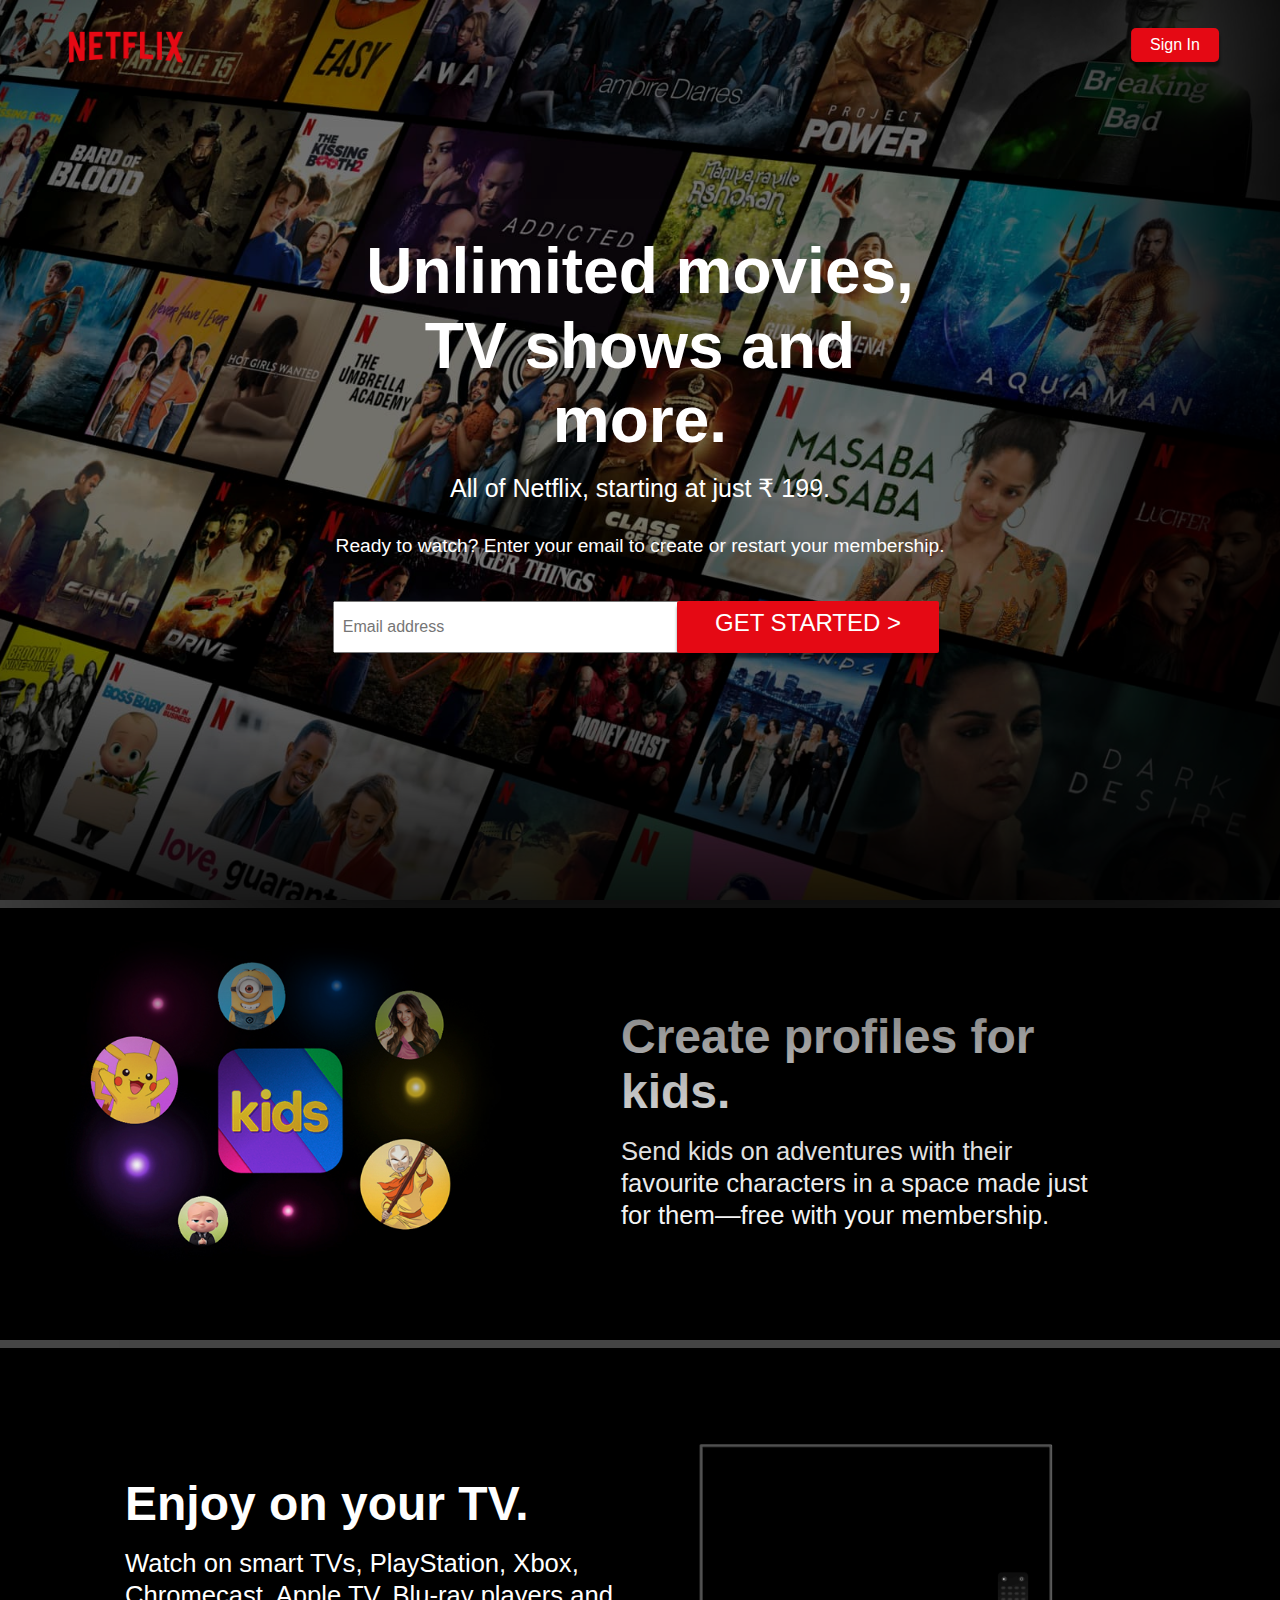
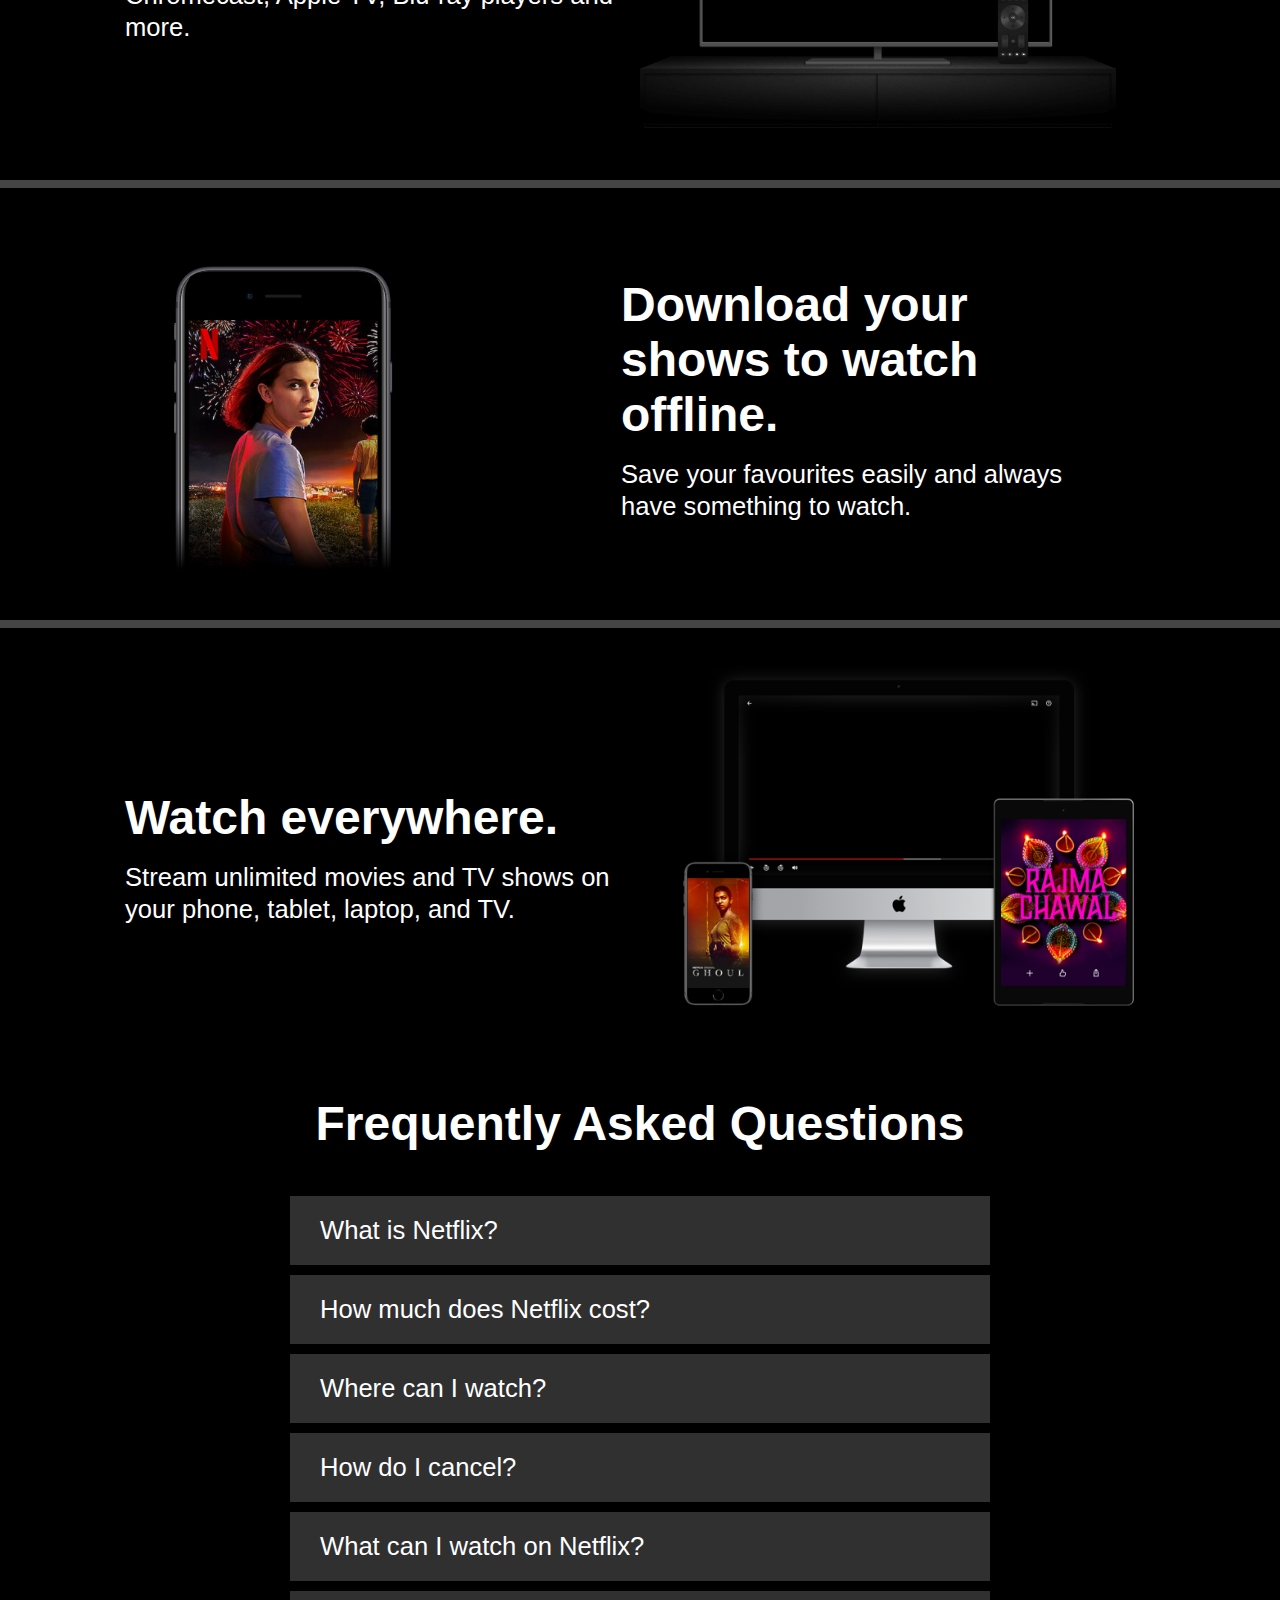
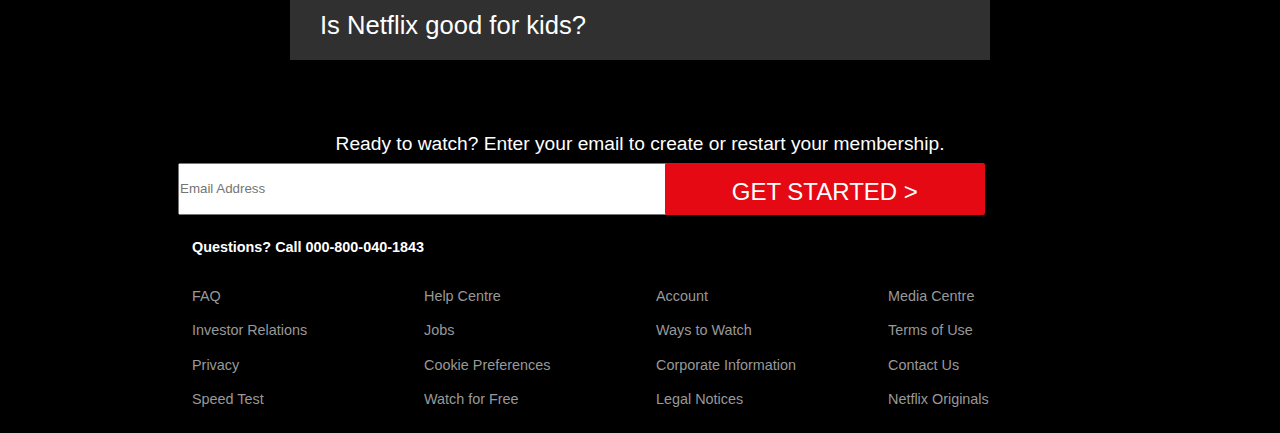
<file: index.html>
<!DOCTYPE html>
<html lang="en">
<head>
    <meta charset="UTF-8">
    <meta http-equiv="X-UA-Compatible" content="IE=edge">
    <meta name="viewport" content="width=device-width, initial-scale=1.0">
    <title>Netflix</title>
    <link rel="stylesheet" href="netflix.css">
</head>
<body>
    <header class="showcase">
        <div class="showcase-top">
            <img src="images/netflix-logo.png" alt="Netflix Logo">
            <a href="#" class="btn btn-rounded">Sign In</a>
        </div>
        <div class="showcase-content">
            <h1>Unlimited movies, TV shows and more.</h1>
            <h3>All of Netflix, starting at just ₹ 199.</h3>
            <p>Ready to watch? Enter your email to create or restart your membership.</p>
            <input type="email" name="email" id="mail" placeholder="Email address">
            <a href="#" class="btn btn-lg">GET STARTED ></a>
        </div>
    </header>
    <section class="style-cards">
        <div class="card-0">
            <img src="images/2.jpg" alt="Netflix Mobile">
            <div class="desc-0">
                <h1>Create profiles for kids.</h1>
                <h3>Send kids on adventures with their favourite characters in a space made just for them—free with your membership.</h3>
            </div>
        </div>
        <div class="card-1">
            <div class="desc-1">
                <h1>Enjoy on your TV.</h1>
                <h3>Watch on smart TVs, PlayStation, Xbox, Chromecast, Apple TV, Blu-ray players and more.</h3>
            </div>
            <img src="images/tv.png" alt="Netflix TV">

        </div>
        <div class="card-2">
            <img src="images/3.jpg" alt="Netflix Mobile">
            <div class="desc-2">
                <h1>Download your shows to watch offline.</h1>
                <h3>Save your favourites easily and always have something to watch.</h3>
            </div>
        </div>
        <div class="card-3">
            <div class="desc-3">
                <h1>Watch everywhere.</h1>
                <h3>Stream unlimited movies and TV shows on your phone, tablet, laptop, and TV.</h3>
            </div>
            <img src="images/4.png" alt="Device-Pile-In">
            
        </div>
    </section>

    <section class="lastsec">
        <div class="faq">
            <h1>Frequently Asked Questions</h1>
            <ul class="questions">
                <li>What is Netflix?</li>
                <li>How much does Netflix cost?</li>
                <li>Where can I watch?</li>
                <li>How do I cancel?</li>
                <li>What can I watch on Netflix?</li>
                <li>Is Netflix good for kids?</li>
            </ul>
            <p>Ready to watch? Enter your email to create or restart your membership.</p>
            <div class="input">
                <input type="email" name="email" placeholder="Email Address">
                <a href="#" class="btn-rounded"><button>GET STARTED ></button></a>
            </div>
        </div>
    </section>
    <footer class="footer">
        <p>Questions? Call 000-800-040-1843</p>
        <div class="footer-cols">
            <ul>
                <li><a href="#">FAQ</a></li>
                <li><a href="#">Investor Relations</a></li>
                <li><a href="#">Privacy</a></li>
                <li><a href="#">Speed Test</a></li>
            </ul>
            <ul>
                <li><a href="#">Help Centre</a></li>
                <li><a href="#">Jobs</a></li>
                <li><a href="#">Cookie Preferences</a></li>
                <li><a href="#">Watch for Free</a></li>
            </ul>
            <ul>
                <li><a href="#">Account</a></li>
                <li><a href="#">Ways to Watch</a></li>
                <li><a href="#">Corporate Information</a></li>
                <li><a href="#">Legal Notices</a></li>
            </ul>
            <ul>
                <li><a href="#">Media Centre</a></li>
                <li><a href="#">Terms of Use</a></li>
                <li><a href="#">Contact Us</a></li>
                <li><a href="#">Netflix Originals</a></li>
            </ul>
        </div>
    </footer>

    
</body>
</html>
</file>
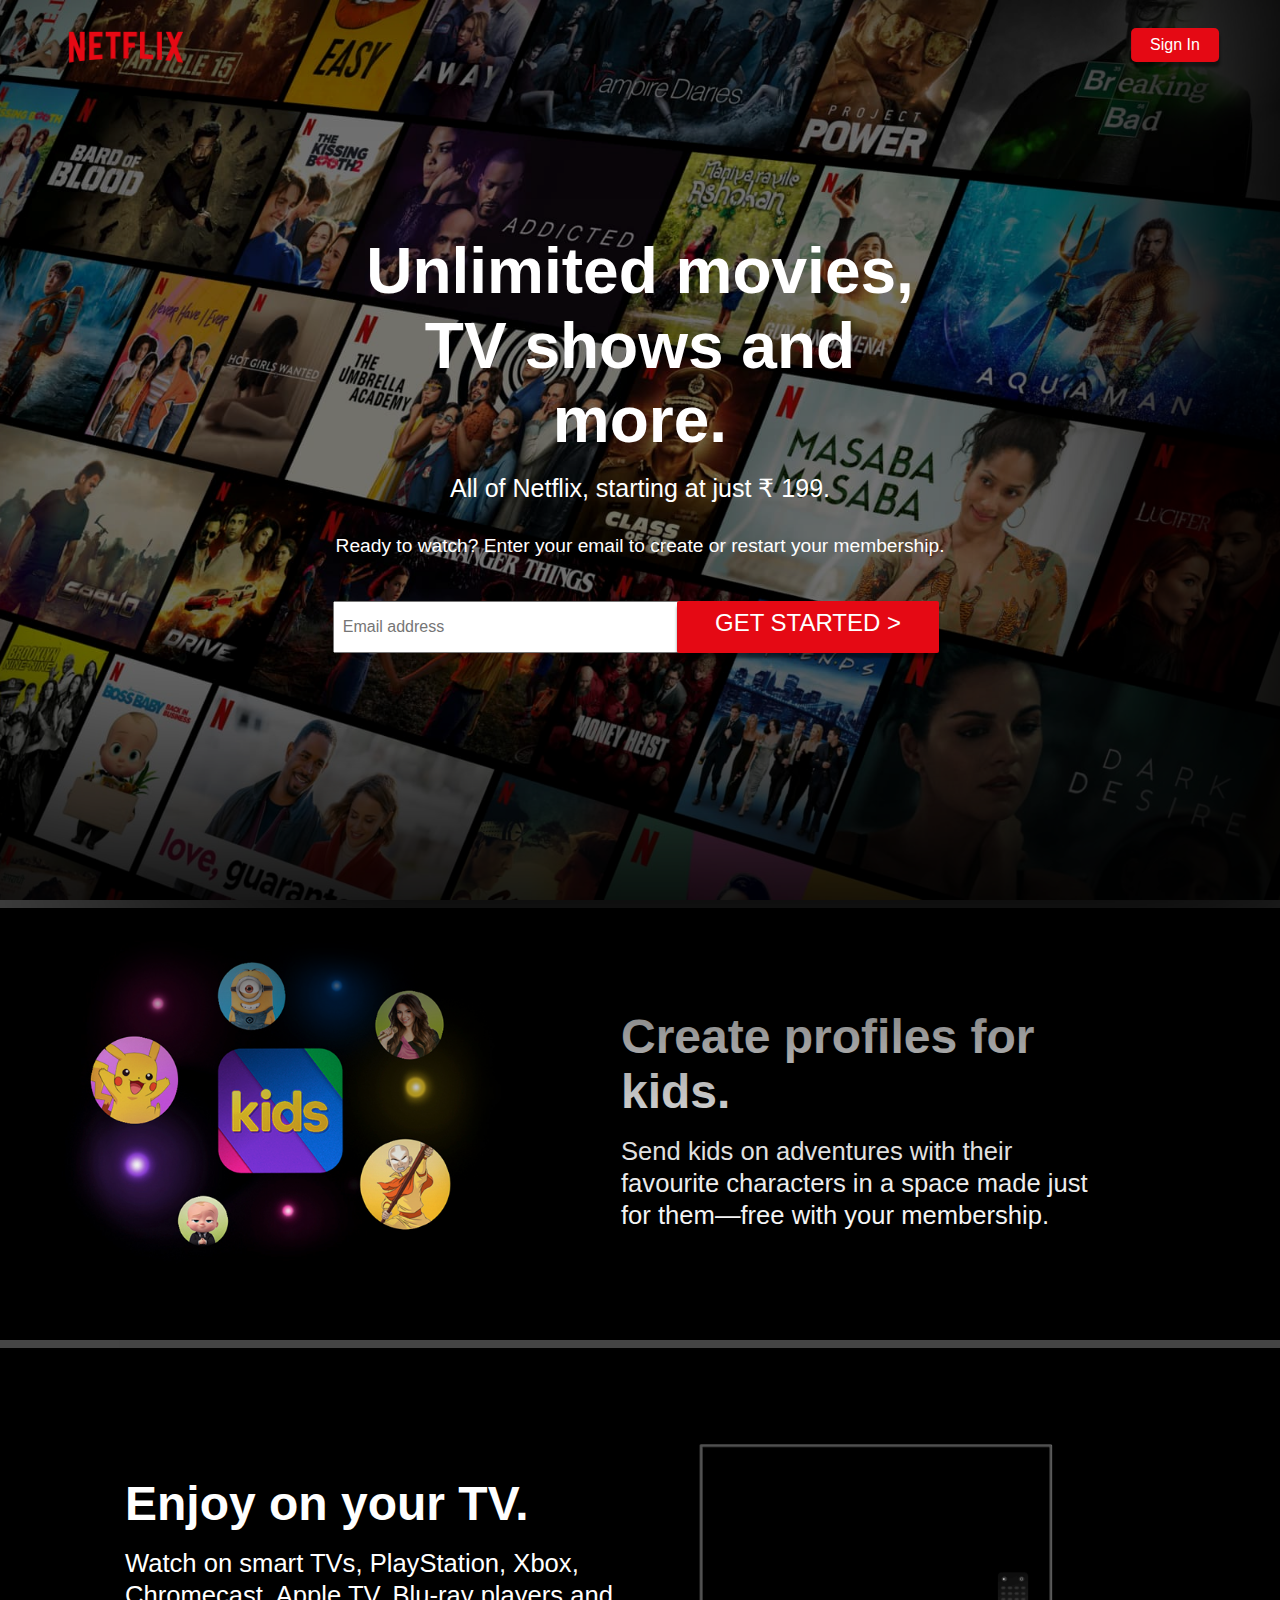
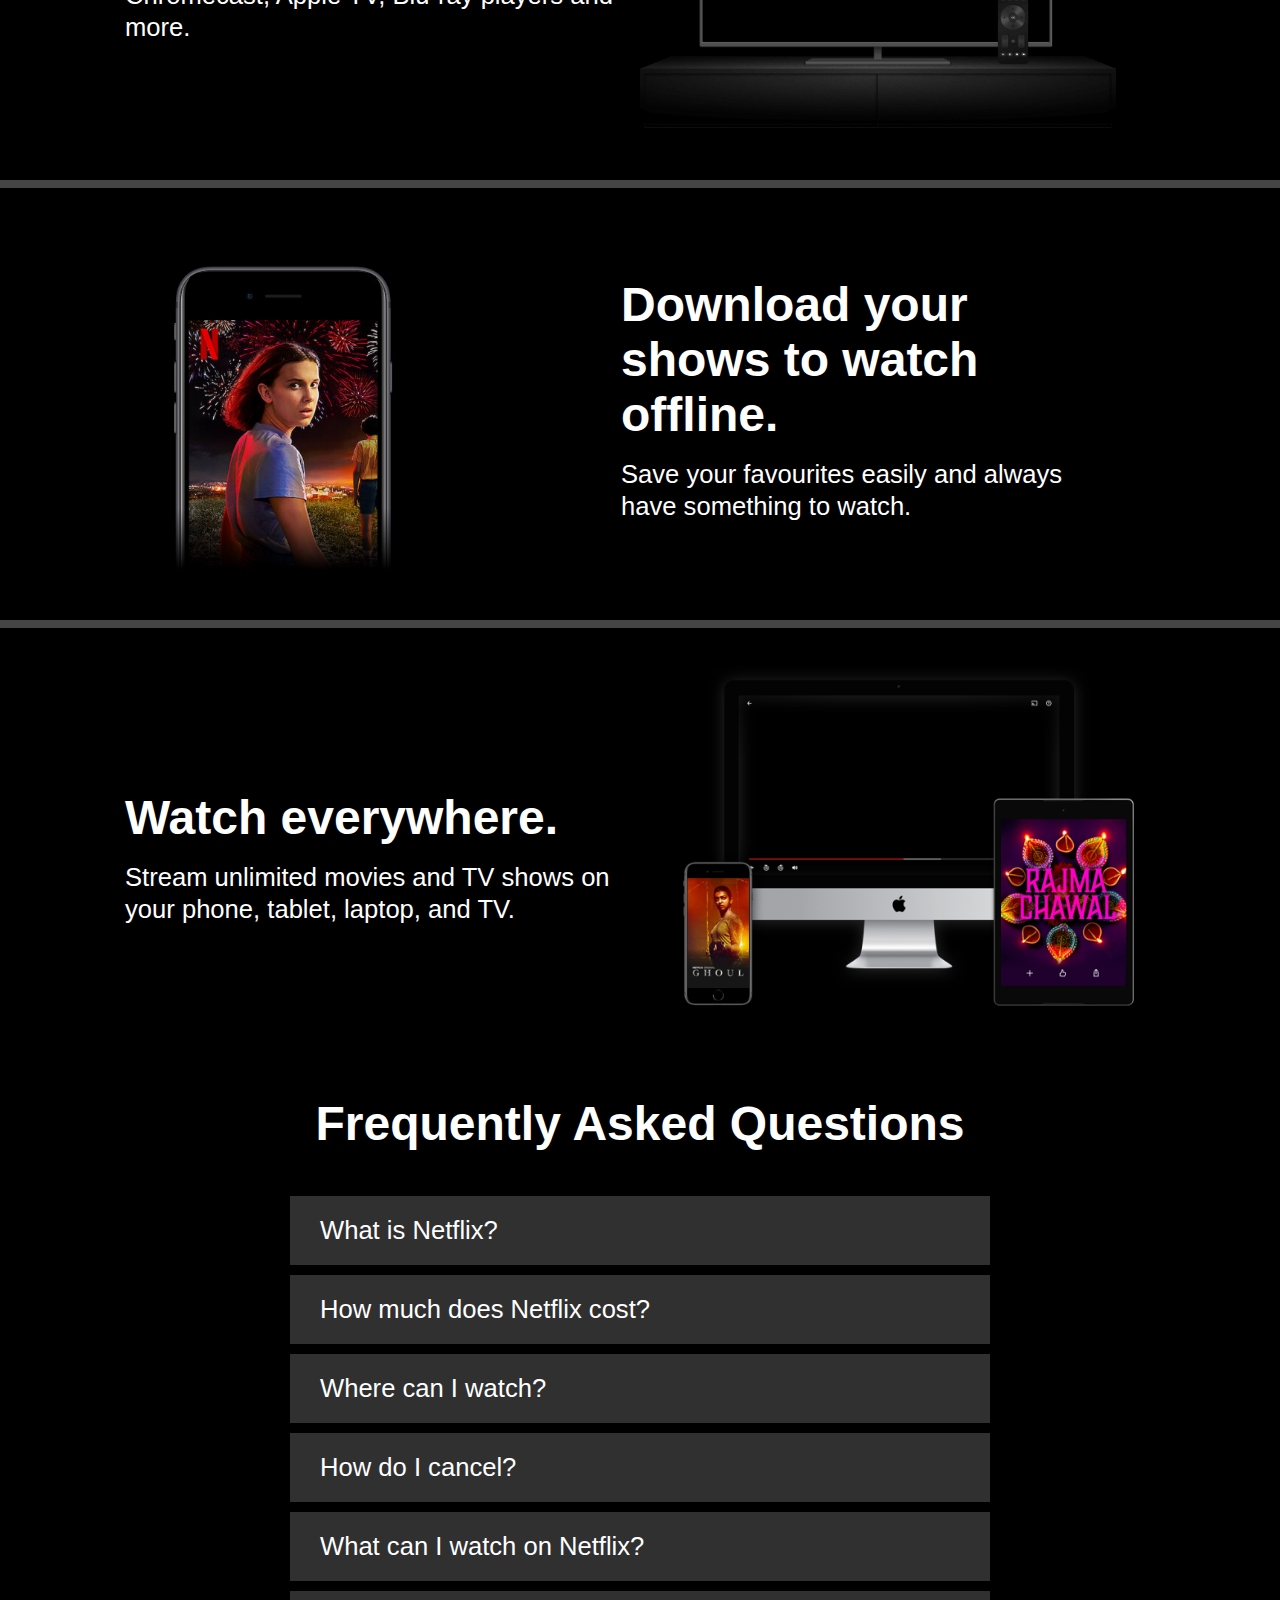
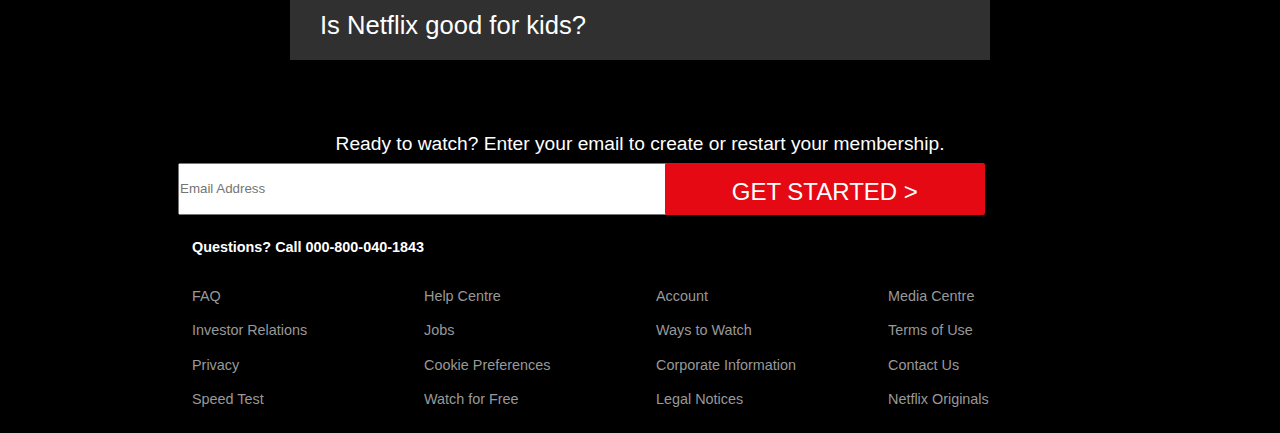
<file: netflix.html>
<!DOCTYPE html>
<html lang="en">
<head>
    <meta charset="UTF-8">
    <meta http-equiv="X-UA-Compatible" content="IE=edge">
    <meta name="viewport" content="width=device-width, initial-scale=1.0">
    <title>Netflix</title>
    <link rel="stylesheet" href="netflix.css">
</head>
<body>
    <header class="showcase">
        <div class="showcase-top">
            <img src="images/netflix-logo.png" alt="Netflix Logo">
            <a href="#" class="btn btn-rounded">Sign In</a>
        </div>
        <div class="showcase-content">
            <h1>Unlimited movies, TV shows and more.</h1>
            <h3>All of Netflix, starting at just ₹ 199.</h3>
            <p>Ready to watch? Enter your email to create or restart your membership.</p>
            <input type="email" name="email" id="mail" placeholder="Email address">
            <a href="#" class="btn btn-lg">GET STARTED ></a>
        </div>
    </header>
    <section class="style-cards">
        <div class="card-0">
            <img src="images/2.jpg" alt="Netflix Mobile">
            <div class="desc-0">
                <h1>Create profiles for kids.</h1>
                <h3>Send kids on adventures with their favourite characters in a space made just for them—free with your membership.</h3>
            </div>
        </div>
        <div class="card-1">
            <div class="desc-1">
                <h1>Enjoy on your TV.</h1>
                <h3>Watch on smart TVs, PlayStation, Xbox, Chromecast, Apple TV, Blu-ray players and more.</h3>
            </div>
            <img src="images/tv.png" alt="Netflix TV">

        </div>
        <div class="card-2">
            <img src="images/3.jpg" alt="Netflix Mobile">
            <div class="desc-2">
                <h1>Download your shows to watch offline.</h1>
                <h3>Save your favourites easily and always have something to watch.</h3>
            </div>
        </div>
        <div class="card-3">
            <div class="desc-3">
                <h1>Watch everywhere.</h1>
                <h3>Stream unlimited movies and TV shows on your phone, tablet, laptop, and TV.</h3>
            </div>
            <img src="images/4.png" alt="Device-Pile-In">
            
        </div>
    </section>

    <section class="lastsec">
        <div class="faq">
            <h1>Frequently Asked Questions</h1>
            <ul class="questions">
                <li>What is Netflix?</li>
                <li>How much does Netflix cost?</li>
                <li>Where can I watch?</li>
                <li>How do I cancel?</li>
                <li>What can I watch on Netflix?</li>
                <li>Is Netflix good for kids?</li>
            </ul>
            <p>Ready to watch? Enter your email to create or restart your membership.</p>
            <div class="input">
                <input type="email" name="email" placeholder="Email Address">
                <a href="#" class="btn-rounded"><button>GET STARTED ></button></a>
            </div>
        </div>
    </section>
    <footer class="footer">
        <p>Questions? Call 000-800-040-1843</p>
        <div class="footer-cols">
            <ul>
                <li><a href="#">FAQ</a></li>
                <li><a href="#">Investor Relations</a></li>
                <li><a href="#">Privacy</a></li>
                <li><a href="#">Speed Test</a></li>
            </ul>
            <ul>
                <li><a href="#">Help Centre</a></li>
                <li><a href="#">Jobs</a></li>
                <li><a href="#">Cookie Preferences</a></li>
                <li><a href="#">Watch for Free</a></li>
            </ul>
            <ul>
                <li><a href="#">Account</a></li>
                <li><a href="#">Ways to Watch</a></li>
                <li><a href="#">Corporate Information</a></li>
                <li><a href="#">Legal Notices</a></li>
            </ul>
            <ul>
                <li><a href="#">Media Centre</a></li>
                <li><a href="#">Terms of Use</a></li>
                <li><a href="#">Contact Us</a></li>
                <li><a href="#">Netflix Originals</a></li>
            </ul>
        </div>
    </footer>

    
</body>
</html>
</file>
<file: netflix.css>
:root{
    --primary-color: #e50914;
    --dark-color: #141414;
    --light-color: #f4f4f4;
}

*{
    margin: 0;
    padding: 0;
}

body{
    font-family: Arial, Helvetica, sans-serif;
    background: #000000;
    color: #999999;
}

ul{
    list-style: none;
}

h1,h2,h3,h4{
    color: #ffffff;
}

h3{
    font-weight: lighter;
}

a{
    color: #ffffff;
    text-decoration: none;
}

p{
    margin: 0.5rem 0;
    font-weight: bold;
    color: #ffffff;
}

img{
    width: 100%;
}

.showcase{
    width: 100%;
    height: 100vh;
    position: relative;
    background: url("images/1.jpg") no-repeat center center/cover;
}

.showcase::after{
    content: "";
    position: absolute;
    top: 0;
    left: 0;
    width: 100%;
    height: 100%;
    z-index: 1;
    background: rgba(0, 0, 0, 0.4);
    box-shadow: 120px 100px 250px #000000 , inset -120px -100px 250px #000000;
}

.showcase-top{
    position: relative;
    z-index: 2;
    height: 90px;
}

.showcase-top img{
    width: 140px;
    position: absolute;
    top: 50%;
    left: 0;
    transform: translate(40% , -50%);
}

.showcase-top a{
    position: absolute;
    top: 50%;
    right: 0;
    transform: translate(-60% , -50%);
}

.showcase-content{
    position: relative;
    margin: 0 26%;
    z-index: 2;
    display: flex;
    flex-direction: column;
    justify-content: center;
    text-align: center;
    align-items: center;
    margin-top: 9rem;
}

.showcase-content h1{
    font-weight: 700;
    font-size: 64px;
    margin: 0 30px;
    max-width: 800px;
    line-height: 74.5px;
}

.showcase-content h3{
    color: white;
    font-size: 25px;
    margin: 16px 0;
}

.showcase-content p{
    font-size: 19.2px;
    font-weight: 300;
    padding-top: 0.5rem;
    padding-bottom: 1rem;
}

.showcase-content input{
    position: absolute;
    left: 0;
    bottom: -8vh;
    width: 454px;
    height: 3rem;
    font-size: 1rem;
    padding-left: 0.5rem;
}

.btn{
    display: inline-block;
    background: var(--primary-color);
    color: white;
    padding: 0.5rem 1.2rem;
    font-size: 1rem;
    text-align: center;
    border: none;
    cursor: pointer;
    border-radius: 2px;
    margin-right: 0.5rem;
    outline: none;
    box-shadow: 0 5px 3px rgba(0, 0, 0, 0.45);
}

.btn:hover{
    opacity: 0.9;
}

.btn-rounded{
    border-radius: 5px;
}

.showcase-content .btn-lg{
    position: absolute;
    right: 0;
    bottom: -8vh;
    padding: 0.5rem 1.2rem;
    font-size: 1.5rem;
    text-transform: uppercase;
    height: 36px;
    width: 14rem;
}

.card-0 , 
.card-1,
.card-2,
.card-3{
    border-top: 8px rgb(69, 69, 69) solid;
    padding: 50px;
}

.card-0{
    position: relative;
    display: inline-grid;
    grid-template-columns: 40% 50%;
    text-align: left;
    align-items: center;
    padding: 25px 45px 50px;
}

.desc-0{
    padding-left: 100px;
}

.card-1{
    position: relative;
    display: inline-grid;
    grid-template-columns: 50% 40%;
    text-align: left;
    align-items: center;
    padding: 25px 45px 50px;
}

.desc-1{
    padding-left: 80px;
}

.style-cards h1{
    font-size: 3rem;
    padding: 1rem;
    padding-left: 0;
}

.style-cards h3{
    font-size: 1.6rem;
    line-height: 2rem;
}

.card-1 video{
    position: relative;
    width: 100%;
    height: 54%;
    grid-column: 2/2;
    grid-row: 1/2;
    z-index: -1;
}

.card-1 img{
    grid-column: 2/2;
    grid-row: 1/2;
}

.card-2{
    position: relative;
    display: inline-grid;
    grid-template-columns: 40% 50%;
    text-align: left;
    align-items: center;
    padding: 25px 45px 50px;
}

.desc-2{
    padding-left: 100px;
}

.card-3{
    position: relative;
    display: inline-grid;
    grid-template-columns: 50% 40%;
    text-align: left;
    align-items: center;
    padding: 25px 45px 50px;
}

.desc-3{
    padding-left: 80px;
    padding-right: 20px;
}

.card-3 img{
    width: 110%;
    grid-column: 2/2;
    grid-row: 1/2;
}

.card-3 video{
    position: relative;
    top: -87px;
    left: 125px;
    width: 65%;
    height: 78%;
    grid-column: 2/2;
    grid-row: 1/2;
    z-index: -1;
}

.faq{
    text-align: center;
}

.faq h1{
    padding-bottom: 40px;
    font-size: 3rem;
}

.questions{
    display: flex;
    flex-direction: column;
    flex-basis: 40%;
    align-items: center;
}

.questions li{
    padding: 20px 30px;
    margin: 5px;
    font-size: 1.6rem;
    background-color: #303030;
    color: white;
    text-align: left;
    width: 50%;
}

.faq p{
    padding-top: 60px;
    font-size: 1.2rem;
    font-weight: 200;
}

.input{
    display: inline-grid;
    align-items: center;
    grid-template-columns: 50% 40%;
}

.input input{
    width: 600px;
    height: 3rem;
}

.input button{
    height: 3.25rem;
    width: 320px;
    left: 20px;
    text-align: center;
    background-color: var(--primary-color);
    font-size: 1.5rem;
    padding: 15px 32px;
    border: none;
    border-radius: 2px;
    color: white;
}

.footer{
    max-width: 70%;
    margin: 1rem auto;
    overflow: auto;
}

.footer ,
.footer a{
    color: #999999;
    font-size: 0.9rem;
}

.footer p{
    margin-bottom: 1.5rem;
}

.footer .footer-cols{
    display: grid;
    grid-template-columns: repeat(4 , 1fr);
    grid-gap: 2rem;
}

.footer li{
    line-height: 2.4;
}
</file>
